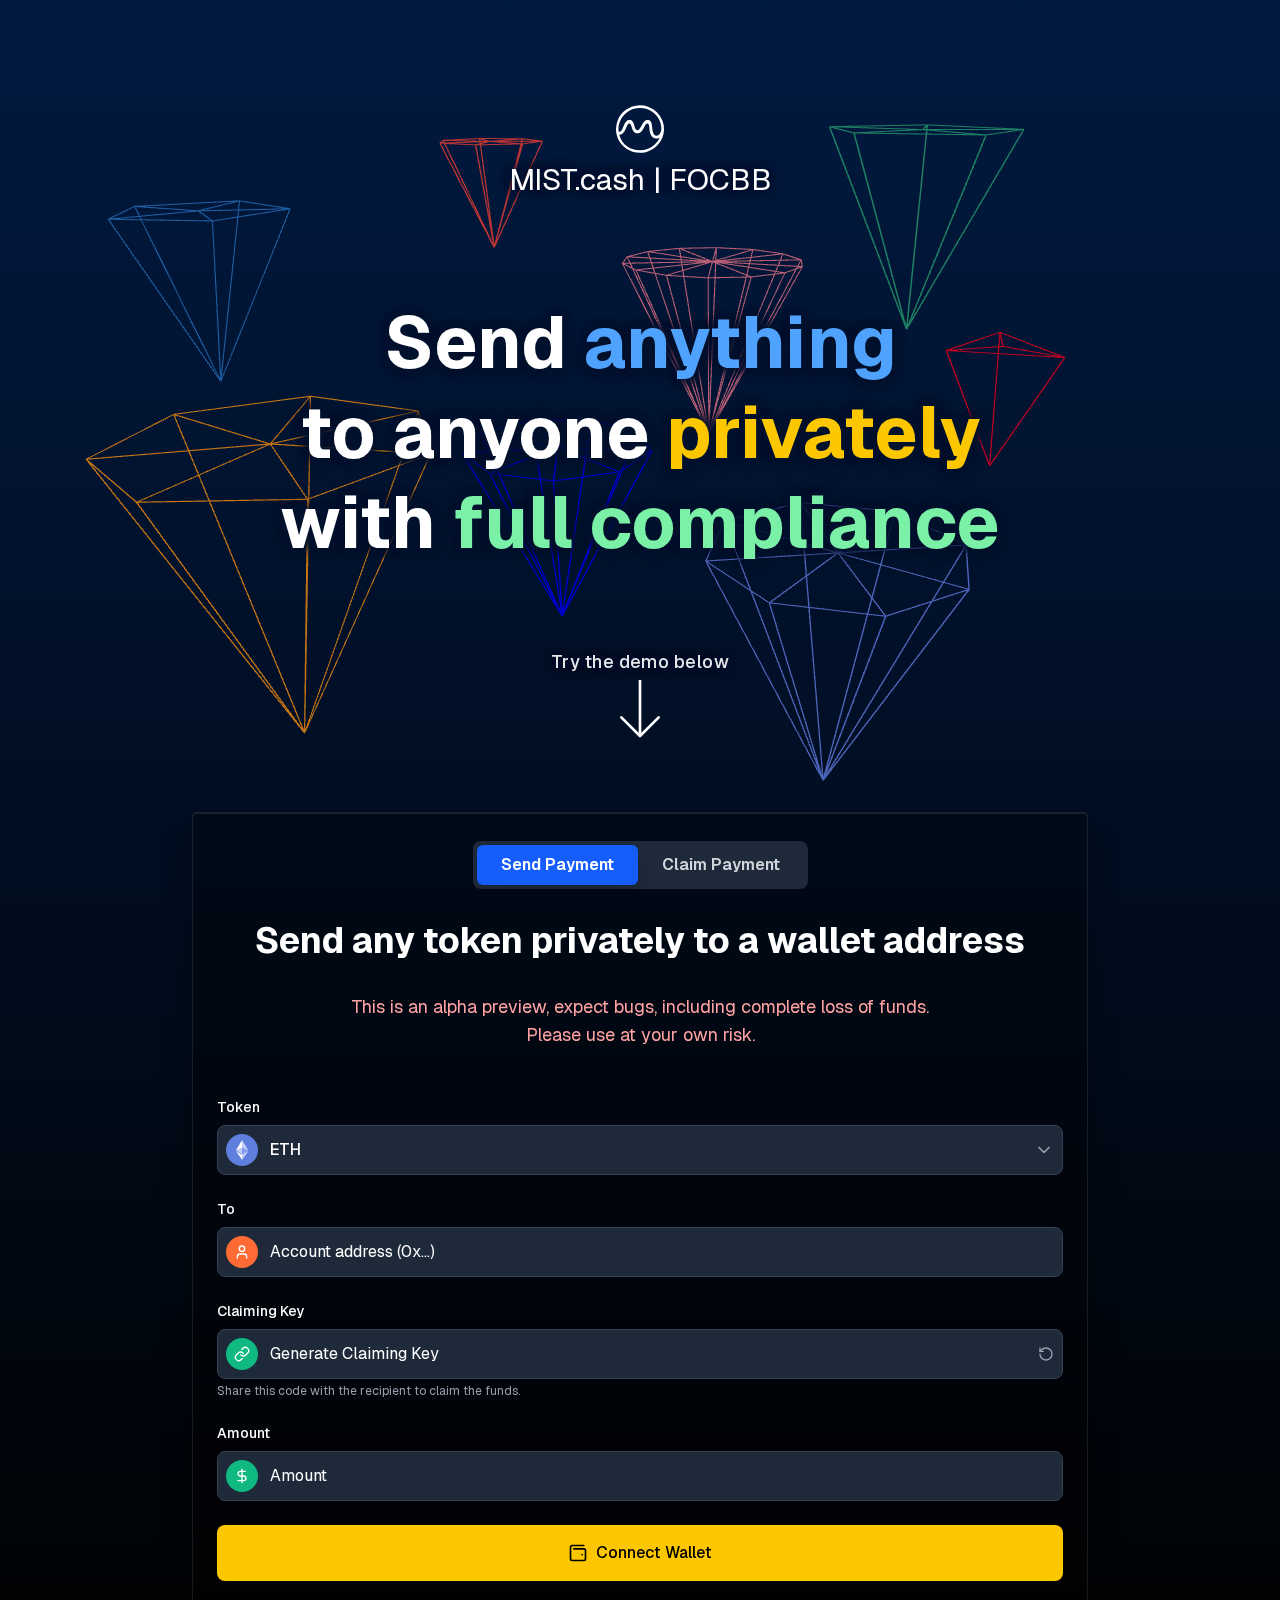
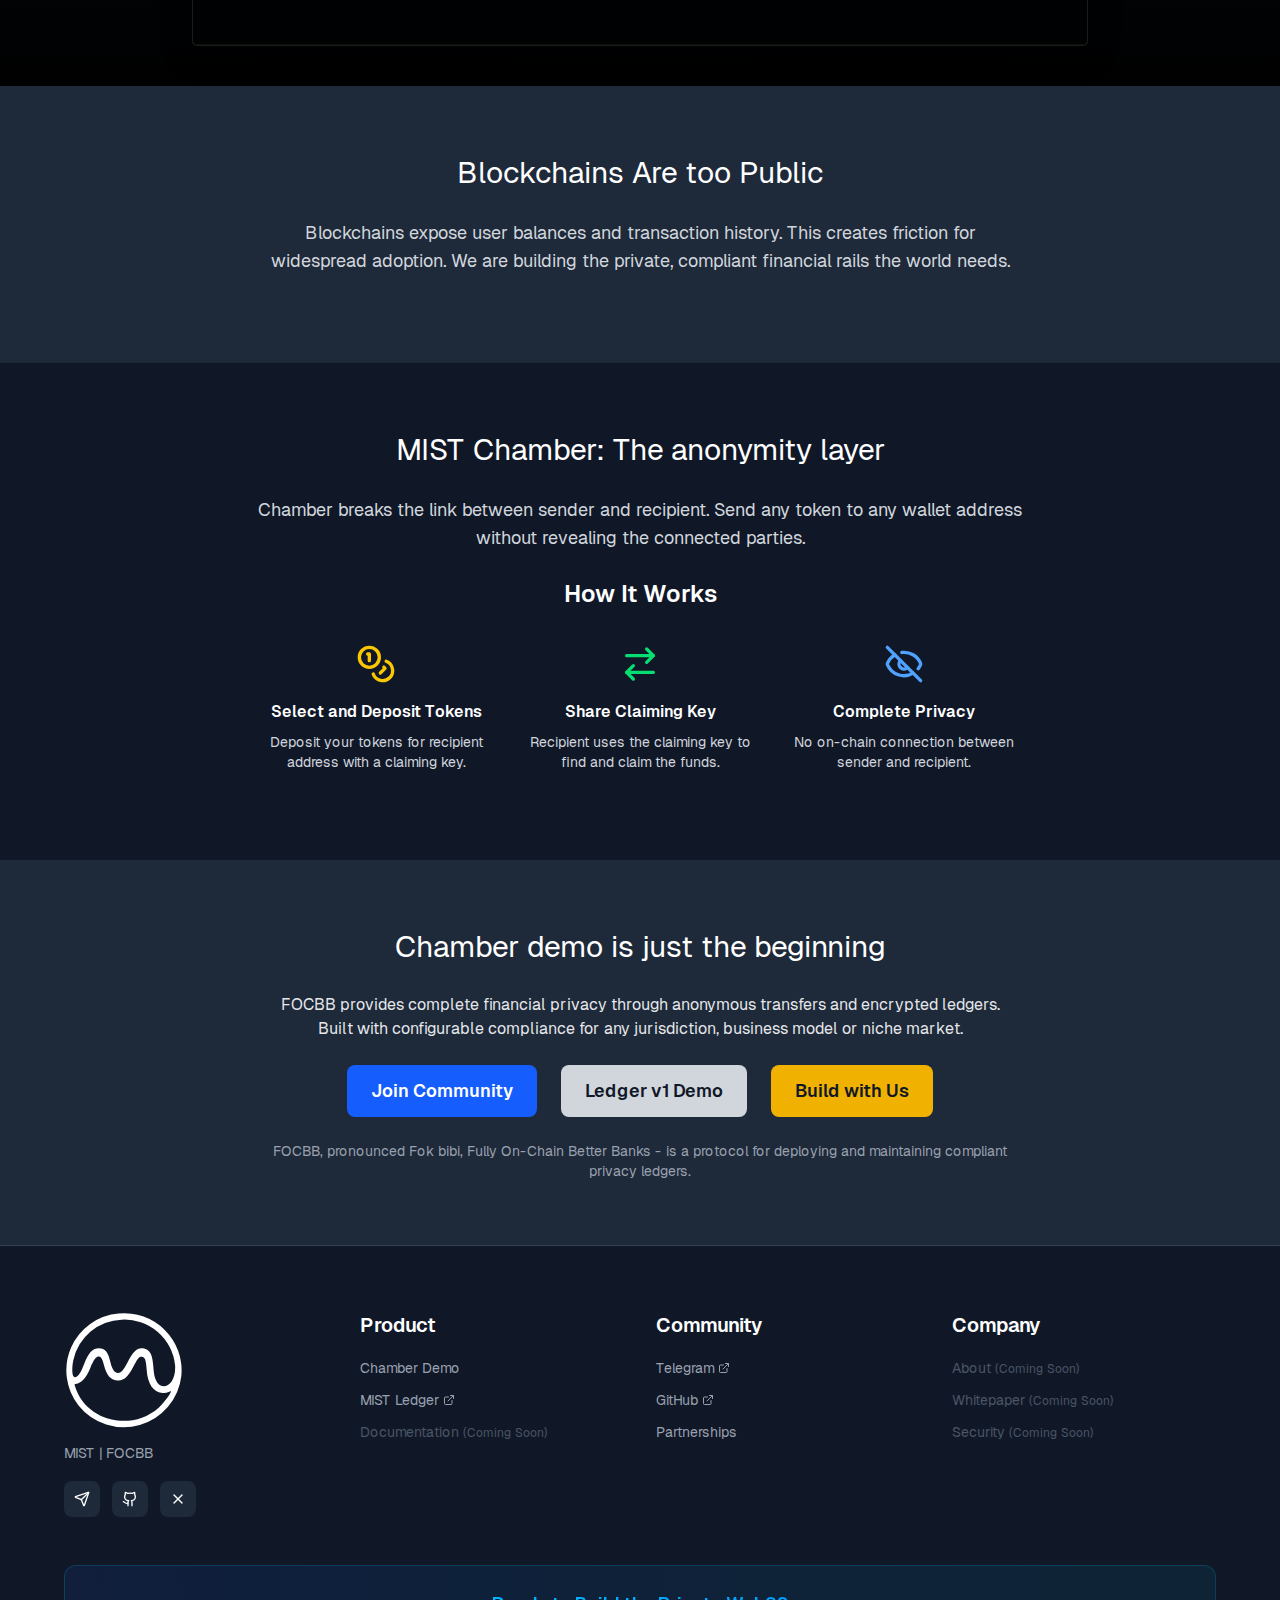
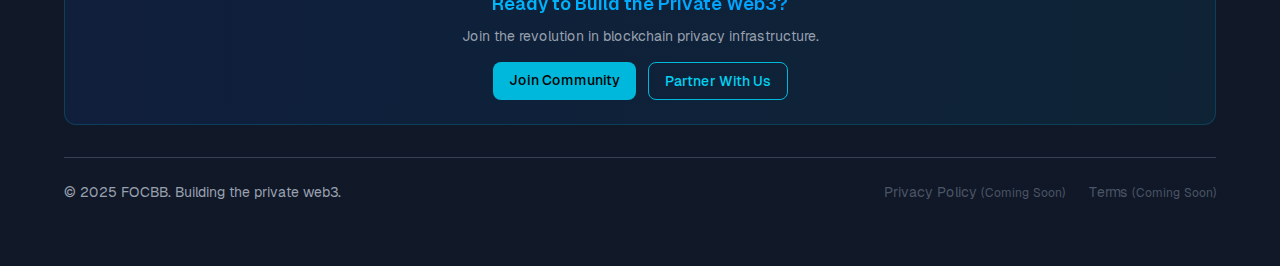
<file: index.html>
<!DOCTYPE html><!--KI36nJz2LhAqoin4JsW0P--><html lang="en"><head><meta charSet="utf-8"/><meta name="viewport" content="width=device-width, initial-scale=1"/><link rel="preload" href="/_next/static/media/569ce4b8f30dc480-s.p.woff2" as="font" crossorigin="" type="font/woff2"/><link rel="preload" href="/_next/static/media/93f479601ee12b01-s.p.woff2" as="font" crossorigin="" type="font/woff2"/><link rel="preload" as="image" href="/mist-logo.svg"/><link rel="stylesheet" href="/_next/static/css/83efa45c6951aa4a.css" data-precedence="next"/><link rel="preload" as="script" fetchPriority="low" href="/_next/static/chunks/webpack-a293335ab5136145.js"/><script src="/_next/static/chunks/ac6b5b68-b018d22482e0cd65.js" async=""></script><script src="/_next/static/chunks/982-14067f3edab89ffb.js" async=""></script><script src="/_next/static/chunks/main-app-3fba27f14d935c5a.js" async=""></script><script src="/_next/static/chunks/cbcf771c-1e1ec67dd34787c7.js" async=""></script><script src="/_next/static/chunks/d2123198-782108cc0b5ee1c9.js" async=""></script><script src="/_next/static/chunks/259c3101-82b9bf217f89e302.js" async=""></script><script src="/_next/static/chunks/94ee99b0-1ac74487054f3e3f.js" async=""></script><script src="/_next/static/chunks/edcd21d8-6f90377a7de6802f.js" async=""></script><script src="/_next/static/chunks/273acdc0-4db5e1c671f92c45.js" async=""></script><script src="/_next/static/chunks/5db2c9f0-03127213e2a1676a.js" async=""></script><script src="/_next/static/chunks/5fbf19b7-bbf3dbd80bed35b6.js" async=""></script><script src="/_next/static/chunks/eabff20e-d10788c496a0058a.js" async=""></script><script src="/_next/static/chunks/254-cc1fc354b224ccfb.js" async=""></script><script src="/_next/static/chunks/287-c14e479d1a7361f9.js" async=""></script><script src="/_next/static/chunks/app/page-930d882d66d66887.js" async=""></script><meta name="next-size-adjust" content=""/><title>MIST - Private compliant transactions</title><meta name="description" content="Cross-chain transfer application"/><script src="/_next/static/chunks/polyfills-42372ed130431b0a.js" noModule=""></script></head><body class="__variable_5cfdac __variable_9a8899 antialiased"><div hidden=""><!--$--><!--/$--></div><div class="font-sans min-h-screen scroll-smooth"><section class="relative min-h-screen flex items-center justify-center bg-black/20 "><div class="relative w-full min-h-screen overflow-hidden flex items-center justify-center"><div class="absolute top-0 left-0 w-full h-full -z-10" style="background:linear-gradient(to bottom, #022152, #020202)"></div><div class="m-auto w-full text-white"><div class="text-center max-w-6xl mx-auto px-4 md:px-8 md:pt-10 lg:pt-16 black-shadow text-xl md:text-2xl lg:text-3xl"><div class="mt-8 md:mt-10 mb-12 md:mb-25"><img alt="Mist logo" width="50" height="50" decoding="async" data-nimg="1" class="mx-auto my-2" style="color:transparent;filter:brightness(0) invert(1)" src="/mist-logo.svg"/>MIST.cash | FOCBB</div><h1 class="text-3xl md:text-5xl lg:text-7xl font-bold text-white mb-6 leading-tight">Send <span class="text-blue-400">anything</span><br/>to anyone <span class="text-yellow-400">privately</span><br/>with <span class="text-green-300">full compliance</span></h1><div class="flex flex-col items-center my-20"><a href="#demo" class="group flex flex-col items-center transition-transform duration-300"><span class="text-white text-lg font-medium tracking-wide opacity-90 transition-opacity duration-500 animate-bounce">Try the demo below</span><div class="relative"><div class="w-24 h-14 flex items-center justify-center transition-colors duration-300"><svg class="mt-4 w-16 h-16 text-white duration-500 animate-bounce" fill="none" stroke="currentColor" viewBox="0 0 24 24"><path stroke-linecap="round" stroke-linejoin="round" stroke-width="1" d="M19 14l-7 7m0 0l-7-7"></path><path class="animate-extend-line" stroke-linecap="round" stroke-linejoin="round" stroke-width="1" d="M12 20V0"></path></svg></div></div></a></div></div><div class="m-2"><section id="demo" class="max-w-4xl mx-auto acrylic lg:mb-10 p-4 md:p-6" style="background-color:rgba(0, 0, 0, 0.3)"><div class="flex justify-center mt-1 mb-8"><div class="bg-gray-800 bg-opacity-60 rounded-lg p-1 flex"><button class="px-6 py-2 rounded-md font-semibold transition-all bg-blue-600 text-white shadow-lg">Send <span class="hidden md:inline">Payment</span></button><button class="px-6 py-2 rounded-md font-semibold transition-all text-gray-300 hover:text-white hover:bg-gray-700">Claim <span class="hidden md:inline">Payment</span></button></div></div><div class="flex justify-center mb-10"><form class="w-full"><h2 class="text-3xl md:text-4xl font-bold text-white text-center mb-8">Send any token privately to a wallet address</h2><p class="text-lg text-red-300 text-center mb-12 max-w-2xl mx-auto">This is an alpha preview, expect bugs, including complete loss of funds.<br/>Please use at your own risk.</p><div class="mb-6"><div class="mb-2"><h3 class="text-white text-sm font-medium">Token</h3></div><div class="relative"><div class="bg-gray-800 rounded-lg p-2 border border-gray-700 flex items-center justify-between cursor-pointer hover:bg-gray-750 transition-colors"><div class="flex items-center gap-3"><div class="w-8 h-8 rounded-full flex items-center justify-center" style="background-color:#5f7edd"><svg viewBox="10 10 180 180" xmlns="http://www.w3.org/2000/svg" id="fi_14446160"><path d="m99.99 127.24-33.6-19.85 33.6 47.36 33.63-47.36z" fill="#fff"></path><path d="m133.6 101.02-33.61 19.86-33.61-19.86 33.61-55.77z" fill="#fff"></path><g fill="#c1ccf7"><path d="m133.6 101.02-33.61-15.28v-40.49z"></path><path d="m133.62 107.39-33.63 47.36v-27.51z"></path><path d="m99.99 85.74v35.14l-33.6-19.86z"></path></g><path d="m133.6 101.02-33.61 19.86v-35.14z" fill="#8198ee"></path></svg></div><span class="text-white font-medium">ETH</span></div><svg xmlns="http://www.w3.org/2000/svg" width="24" height="24" viewBox="0 0 24 24" fill="none" stroke="currentColor" stroke-width="2" stroke-linecap="round" stroke-linejoin="round" class="lucide lucide-chevron-down w-5 h-5 text-gray-400 transition-transform" aria-hidden="true"><path d="m6 9 6 6 6-6"></path></svg></div></div></div><div class="mb-6"><div class="mb-2"><h3 class="text-white text-sm font-medium">To</h3></div><div class="bg-gray-800 rounded-lg p-2 border border-gray-700 flex items-center gap-3"><div class="w-8 h-8 rounded-full flex items-center justify-center" style="background-color:#FF6B35"><svg xmlns="http://www.w3.org/2000/svg" width="24" height="24" viewBox="0 0 24 24" fill="none" stroke="currentColor" stroke-width="2" stroke-linecap="round" stroke-linejoin="round" class="lucide lucide-user w-4 h-4 text-white" aria-hidden="true"><path d="M19 21v-2a4 4 0 0 0-4-4H9a4 4 0 0 0-4 4v2"></path><circle cx="12" cy="7" r="4"></circle></svg></div><input type="text" class="flex-1 bg-transparent text-white font-sm outline-none placeholder-gray-400" required="" placeholder="Account address (0x...)" value=""/></div></div><div class="mb-6"><div class="mb-2"><h3 class="text-white text-sm font-medium">Claiming Key</h3></div><div class="bg-gray-800 rounded-lg p-2 border border-gray-700 flex items-center gap-3"><div class="w-8 h-8 rounded-full flex items-center justify-center" style="background-color:#10B981"><svg xmlns="http://www.w3.org/2000/svg" width="24" height="24" viewBox="0 0 24 24" fill="none" stroke="currentColor" stroke-width="2" stroke-linecap="round" stroke-linejoin="round" class="lucide lucide-link w-4 h-4 text-white" aria-hidden="true"><path d="M10 13a5 5 0 0 0 7.54.54l3-3a5 5 0 0 0-7.07-7.07l-1.72 1.71"></path><path d="M14 11a5 5 0 0 0-7.54-.54l-3 3a5 5 0 0 0 7.07 7.07l1.71-1.71"></path></svg></div><input type="text" class="flex-1 bg-transparent text-white font-sm outline-none placeholder-gray-400" required="" placeholder="Generate Claiming Key" value=""/><button type="button" class="text-gray-400 hover:text-white transition-colors"><svg xmlns="http://www.w3.org/2000/svg" width="24" height="24" viewBox="0 0 24 24" fill="none" stroke="currentColor" stroke-width="2" stroke-linecap="round" stroke-linejoin="round" class="lucide lucide-rotate-ccw w-4 h-4" aria-hidden="true"><path d="M3 12a9 9 0 1 0 9-9 9.75 9.75 0 0 0-6.74 2.74L3 8"></path><path d="M3 3v5h5"></path></svg></button></div><p class="text-gray-400 text-xs mt-1">Share this code with the recipient to claim the funds.</p></div><div class="mb-6"><div class="mb-2"><h3 class="text-white text-sm font-medium">Amount</h3></div><div class="bg-gray-800 rounded-lg p-2 border border-gray-700 flex items-center gap-3"><div class="w-8 h-8 rounded-full flex items-center justify-center" style="background-color:#10B981"><svg xmlns="http://www.w3.org/2000/svg" width="24" height="24" viewBox="0 0 24 24" fill="none" stroke="currentColor" stroke-width="2" stroke-linecap="round" stroke-linejoin="round" class="lucide lucide-dollar-sign w-4 h-4 text-white" aria-hidden="true"><line x1="12" x2="12" y1="2" y2="22"></line><path d="M17 5H9.5a3.5 3.5 0 0 0 0 7h5a3.5 3.5 0 0 1 0 7H6"></path></svg></div><input type="number" class="flex-1 bg-transparent text-white font-sm outline-none placeholder-gray-400" required="" placeholder="Amount" step="1" value=""/></div></div><div><button class="cursor-pointer w-full py-4 px-6 rounded-lg font-medium transition-colors flex items-center justify-center gap-2 bg-yellow-400 text-black hover:bg-yellow-500 "><svg xmlns="http://www.w3.org/2000/svg" width="24" height="24" viewBox="0 0 24 24" fill="none" stroke="currentColor" stroke-width="2" stroke-linecap="round" stroke-linejoin="round" class="lucide lucide-wallet-minimal w-5 h-5" aria-hidden="true"><path d="M17 14h.01"></path><path d="M7 7h12a2 2 0 0 1 2 2v10a2 2 0 0 1-2 2H5a2 2 0 0 1-2-2V5a2 2 0 0 1 2-2h14"></path></svg>Connect Wallet</button></div></form></div></section></div></div></div></section><section class="py-16 px-4 md:px-6 bg-gray-800 bg-opacity-80"><div class="max-w-3xl mx-auto text-center"><h2 class="text-white mb-6">Blockchains Are too Public</h2><p class="text-lg text-gray-300 mb-6">Blockchains expose user balances and transaction history. This creates friction for widespread adoption. We are building the private, compliant financial rails the world needs.</p></div></section><section class="py-16 px-4 md:px-6 bg-gray-900 bg-opacity-70"><div class="max-w-3xl mx-auto text-center"><h2 class="text-white mb-6">MIST Chamber: The anonymity layer</h2><p class="text-lg text-gray-300 mb-6">Chamber breaks the link between sender and recipient. Send any token to any wallet address without revealing the connected parties.</p><h3 class="font-semibold text-white mb-8">How It Works</h3><div class="grid grid-cols-1 md:grid-cols-3 gap-6 mb-6"><div class="flex flex-col items-center"><svg xmlns="http://www.w3.org/2000/svg" width="24" height="24" viewBox="0 0 24 24" fill="none" stroke="currentColor" stroke-width="2" stroke-linecap="round" stroke-linejoin="round" class="lucide lucide-coins w-10 h-10 text-yellow-400 mb-2" aria-hidden="true"><circle cx="8" cy="8" r="6"></circle><path d="M18.09 10.37A6 6 0 1 1 10.34 18"></path><path d="M7 6h1v4"></path><path d="m16.71 13.88.7.71-2.82 2.82"></path></svg><span class="font-semibold my-2 text-white">Select and Deposit Tokens</span><span class="text-gray-300 text-sm">Deposit your tokens for recipient address with a claiming key.</span></div><div class="flex flex-col items-center"><svg xmlns="http://www.w3.org/2000/svg" width="24" height="24" viewBox="0 0 24 24" fill="none" stroke="currentColor" stroke-width="2" stroke-linecap="round" stroke-linejoin="round" class="lucide lucide-arrow-right-left w-10 h-10 text-green-400 mb-2" aria-hidden="true"><path d="m16 3 4 4-4 4"></path><path d="M20 7H4"></path><path d="m8 21-4-4 4-4"></path><path d="M4 17h16"></path></svg><span class="font-semibold my-2 text-white">Share Claiming Key</span><span class="text-gray-300 text-sm">Recipient uses the claiming key to find and claim the funds.</span></div><div class="flex flex-col items-center"><svg xmlns="http://www.w3.org/2000/svg" width="24" height="24" viewBox="0 0 24 24" fill="none" stroke="currentColor" stroke-width="2" stroke-linecap="round" stroke-linejoin="round" class="lucide lucide-eye-off w-10 h-10 text-blue-400 mb-2" aria-hidden="true"><path d="M10.733 5.076a10.744 10.744 0 0 1 11.205 6.575 1 1 0 0 1 0 .696 10.747 10.747 0 0 1-1.444 2.49"></path><path d="M14.084 14.158a3 3 0 0 1-4.242-4.242"></path><path d="M17.479 17.499a10.75 10.75 0 0 1-15.417-5.151 1 1 0 0 1 0-.696 10.75 10.75 0 0 1 4.446-5.143"></path><path d="m2 2 20 20"></path></svg><span class="font-semibold my-2 text-white">Complete Privacy</span><span class="text-gray-300 text-sm">No on-chain connection between sender and recipient.</span></div></div></div></section><section class="py-16 px-4 md:px-6 bg-gray-800 bg-opacity-70"><div class="max-w-3xl mx-auto text-center"><h2 class="text-white mb-6">Chamber demo is just the beginning</h2><p class="text-gray-200 mb-6">FOCBB provides complete financial privacy through anonymous transfers and encrypted ledgers. <br class="hidden md:block"/>Built with configurable compliance for any jurisdiction, business model or niche market.</p><div class="flex flex-col md:flex-row gap-6 justify-center mb-6"><a target="_blank" class="bg-blue-600 hover:bg-blue-700 text-white px-6 py-3 rounded-lg font-semibold text-lg transition-colors" href="https://t.me/+IopcODWeG7wxZDhl">Join Community</a><a target="_blank" class="bg-gray-300 hover:bg-gray-200 text-gray-900 px-6 py-3 rounded-lg font-semibold text-lg transition-colors" href="https://shhtarknet.github.io/mist">Ledger v1 Demo</a><a class="bg-yellow-500 hover:bg-yellow-600 text-gray-900 px-6 py-3 rounded-lg font-semibold text-lg transition-colors" href="mailto:partner@mist.cash">Build with Us</a></div><p class="text-sm text-gray-400 mt-4">FOCBB, pronounced Fok bibi, Fully On-Chain Better Banks - is a protocol for deploying and maintaining compliant privacy ledgers.</p></div></section><footer class="py-16 px-4 md:px-8 bg-gray-900 bg-gradient-to-b from-gray-900/50 to-gray-900 border-t border-gray-700"><div class="max-w-6xl mx-auto"><div class="grid grid-cols-1 md:grid-cols-2 lg:grid-cols-4 gap-8 mb-12"><div class="lg:col-span-1"><div class="mb-4"><img alt="Mist logo" loading="lazy" width="120" height="24" decoding="async" data-nimg="1" class="mb-3 brightness-0 invert" style="color:transparent" src="/mist-logo.svg"/><p class="text-gray-400 text-sm leading-relaxed">MIST | FOCBB</p></div><div class="flex space-x-3"><a href="https://t.me/+IopcODWeG7wxZDhl" target="_blank" rel="noopener noreferrer" class="w-9 h-9 bg-gray-800 hover:bg-gradient-to-r hover:from-cyan-500 hover:to-blue-500 rounded-lg flex items-center justify-center transition-all duration-300 hover:-translate-y-0.5"><svg xmlns="http://www.w3.org/2000/svg" width="24" height="24" viewBox="0 0 24 24" fill="none" stroke="currentColor" stroke-width="2" stroke-linecap="round" stroke-linejoin="round" class="lucide lucide-send w-4 h-4 text-white" aria-hidden="true"><path d="M14.536 21.686a.5.5 0 0 0 .937-.024l6.5-19a.496.496 0 0 0-.635-.635l-19 6.5a.5.5 0 0 0-.024.937l7.93 3.18a2 2 0 0 1 1.112 1.11z"></path><path d="m21.854 2.147-10.94 10.939"></path></svg></a><a href="https://github.com/mistcash" target="_blank" rel="noopener noreferrer" class="w-9 h-9 bg-gray-800 hover:bg-gradient-to-r hover:from-cyan-500 hover:to-blue-500 rounded-lg flex items-center justify-center transition-all duration-300 hover:-translate-y-0.5"><svg xmlns="http://www.w3.org/2000/svg" width="24" height="24" viewBox="0 0 24 24" fill="none" stroke="currentColor" stroke-width="2" stroke-linecap="round" stroke-linejoin="round" class="lucide lucide-github w-4 h-4 text-white" aria-hidden="true"><path d="M15 22v-4a4.8 4.8 0 0 0-1-3.5c3 0 6-2 6-5.5.08-1.25-.27-2.48-1-3.5.28-1.15.28-2.35 0-3.5 0 0-1 0-3 1.5-2.64-.5-5.36-.5-8 0C6 2 5 2 5 2c-.3 1.15-.3 2.35 0 3.5A5.403 5.403 0 0 0 4 9c0 3.5 3 5.5 6 5.5-.39.49-.68 1.05-.85 1.65-.17.6-.22 1.23-.15 1.85v4"></path><path d="M9 18c-4.51 2-5-2-7-2"></path></svg></a><a href="https://x.com/_mistcash" target="_blank" rel="noopener noreferrer" class="w-9 h-9 bg-gray-800 hover:bg-gradient-to-r hover:from-cyan-500 hover:to-blue-500 rounded-lg flex items-center justify-center transition-all duration-300 hover:-translate-y-0.5"><svg xmlns="http://www.w3.org/2000/svg" width="24" height="24" viewBox="0 0 24 24" fill="none" stroke="currentColor" stroke-width="2" stroke-linecap="round" stroke-linejoin="round" class="lucide lucide-x w-4 h-4 text-white" aria-hidden="true"><path d="M18 6 6 18"></path><path d="m6 6 12 12"></path></svg></a></div></div><div><h4 class="text-white font-semibold mb-4">Product</h4><ul class="space-y-2"><li><a class="text-gray-400 hover:text-cyan-400 text-sm transition-colors" href="/#demo">Chamber Demo</a></li><li><a href="https://shhtarknet.github.io/mist" target="_blank" rel="noopener noreferrer" class="text-gray-400 hover:text-cyan-400 text-sm transition-colors inline-flex items-center gap-1">MIST Ledger<svg xmlns="http://www.w3.org/2000/svg" width="24" height="24" viewBox="0 0 24 24" fill="none" stroke="currentColor" stroke-width="2" stroke-linecap="round" stroke-linejoin="round" class="lucide lucide-external-link w-3 h-3" aria-hidden="true"><path d="M15 3h6v6"></path><path d="M10 14 21 3"></path><path d="M18 13v6a2 2 0 0 1-2 2H5a2 2 0 0 1-2-2V8a2 2 0 0 1 2-2h6"></path></svg></a></li><li><span class="text-gray-600 text-sm">Documentation <span class="text-xs">(Coming Soon)</span></span></li></ul></div><div><h4 class="text-white font-semibold mb-4">Community</h4><ul class="space-y-2"><li><a href="https://t.me/+IopcODWeG7wxZDhl" target="_blank" rel="noopener noreferrer" class="text-gray-400 hover:text-cyan-400 text-sm transition-colors inline-flex items-center gap-1">Telegram<svg xmlns="http://www.w3.org/2000/svg" width="24" height="24" viewBox="0 0 24 24" fill="none" stroke="currentColor" stroke-width="2" stroke-linecap="round" stroke-linejoin="round" class="lucide lucide-external-link w-3 h-3" aria-hidden="true"><path d="M15 3h6v6"></path><path d="M10 14 21 3"></path><path d="M18 13v6a2 2 0 0 1-2 2H5a2 2 0 0 1-2-2V8a2 2 0 0 1 2-2h6"></path></svg></a></li><li><a href="https://github.com/mistcash" target="_blank" rel="noopener noreferrer" class="text-gray-400 hover:text-cyan-400 text-sm transition-colors inline-flex items-center gap-1">GitHub<svg xmlns="http://www.w3.org/2000/svg" width="24" height="24" viewBox="0 0 24 24" fill="none" stroke="currentColor" stroke-width="2" stroke-linecap="round" stroke-linejoin="round" class="lucide lucide-external-link w-3 h-3" aria-hidden="true"><path d="M15 3h6v6"></path><path d="M10 14 21 3"></path><path d="M18 13v6a2 2 0 0 1-2 2H5a2 2 0 0 1-2-2V8a2 2 0 0 1 2-2h6"></path></svg></a></li><li><a href="mailto:partner@mist.cash" class="text-gray-400 hover:text-cyan-400 text-sm transition-colors">Partnerships</a></li></ul></div><div><h4 class="text-white font-semibold mb-4">Company</h4><ul class="space-y-2"><li><span class="text-gray-600 text-sm">About <span class="text-xs">(Coming Soon)</span></span></li><li><span class="text-gray-600 text-sm">Whitepaper <span class="text-xs">(Coming Soon)</span></span></li><li><span class="text-gray-600 text-sm">Security <span class="text-xs">(Coming Soon)</span></span></li></ul></div></div><div class="bg-gradient-to-r from-blue-600/10 to-cyan-600/10 border border-cyan-500/20 rounded-xl p-6 mb-8 text-center"><h3 class="text-lg font-semibold bg-gradient-to-r from-cyan-400 to-blue-500 bg-clip-text text-transparent mb-2">Ready to Build the Private Web3?</h3><p class="text-gray-400 text-sm mb-4">Join the revolution in blockchain privacy infrastructure.</p><div class="flex flex-col sm:flex-row gap-3 justify-center"><a href="https://t.me/+IopcODWeG7wxZDhl" target="_blank" rel="noopener noreferrer" class="bg-cyan-500 hover:bg-cyan-600 text-black px-4 py-2 rounded-lg font-medium text-sm transition-colors">Join Community</a><a href="mailto:partner@mist.cash" class="border border-cyan-500 text-cyan-400 hover:bg-cyan-500/10 px-4 py-2 rounded-lg font-medium text-sm transition-colors">Partner With Us</a></div></div><div class="pt-6 border-t border-gray-700"><div class="flex flex-col md:flex-row justify-between items-center"><div class="mb-4 md:mb-0"><p class="text-gray-400 text-sm">© 2025 FOCBB. Building the private web3.</p></div><div class="flex space-x-6"><span class="text-gray-600 text-sm">Privacy Policy <span class="text-xs">(Coming Soon)</span></span><span class="text-gray-600 text-sm">Terms <span class="text-xs">(Coming Soon)</span></span></div></div></div></div></footer></div><!--$--><!--/$--><script src="/_next/static/chunks/webpack-a293335ab5136145.js" id="_R_" async=""></script><script>(self.__next_f=self.__next_f||[]).push([0])</script><script>self.__next_f.push([1,"1:\"$Sreact.fragment\"\n2:I[2760,[],\"\"]\n3:I[5678,[],\"\"]\n4:I[5381,[],\"ClientPageRoot\"]\n5:I[2435,[\"261\",\"static/chunks/cbcf771c-1e1ec67dd34787c7.js\",\"663\",\"static/chunks/d2123198-782108cc0b5ee1c9.js\",\"545\",\"static/chunks/259c3101-82b9bf217f89e302.js\",\"778\",\"static/chunks/94ee99b0-1ac74487054f3e3f.js\",\"14\",\"static/chunks/edcd21d8-6f90377a7de6802f.js\",\"346\",\"static/chunks/273acdc0-4db5e1c671f92c45.js\",\"506\",\"static/chunks/5db2c9f0-03127213e2a1676a.js\",\"57\",\"static/chunks/5fbf19b7-bbf3dbd80bed35b6.js\",\"668\",\"static/chunks/eabff20e-d10788c496a0058a.js\",\"254\",\"static/chunks/254-cc1fc354b224ccfb.js\",\"287\",\"static/chunks/287-c14e479d1a7361f9.js\",\"974\",\"static/chunks/app/page-930d882d66d66887.js\"],\"default\"]\n8:I[9080,[],\"OutletBoundary\"]\na:I[5824,[],\"AsyncMetadataOutlet\"]\nc:I[9080,[],\"ViewportBoundary\"]\ne:I[9080,[],\"MetadataBoundary\"]\nf:\"$Sreact.suspense\"\n11:I[7076,[],\"\"]\n:HL[\"/_next/static/media/569ce4b8f30dc480-s.p.woff2\",\"font\",{\"crossOrigin\":\"\",\"type\":\"font/woff2\"}]\n:HL[\"/_next/static/media/93f479601ee12b01-s.p.woff2\",\"font\",{\"crossOrigin\":\"\",\"type\":\"font/woff2\"}]\n:HL[\"/_next/static/css/83efa45c6951aa4a.css\",\"style\"]\n"])</script><script>self.__next_f.push([1,"0:{\"P\":null,\"b\":\"KI36nJz2LhAqoin4JsW0P\",\"p\":\"\",\"c\":[\"\",\"\"],\"i\":false,\"f\":[[[\"\",{\"children\":[\"__PAGE__\",{}]},\"$undefined\",\"$undefined\",true],[\"\",[\"$\",\"$1\",\"c\",{\"children\":[[[\"$\",\"link\",\"0\",{\"rel\":\"stylesheet\",\"href\":\"/_next/static/css/83efa45c6951aa4a.css\",\"precedence\":\"next\",\"crossOrigin\":\"$undefined\",\"nonce\":\"$undefined\"}]],[\"$\",\"html\",null,{\"lang\":\"en\",\"children\":[\"$\",\"body\",null,{\"className\":\"__variable_5cfdac __variable_9a8899 antialiased\",\"children\":[\"$\",\"$L2\",null,{\"parallelRouterKey\":\"children\",\"error\":\"$undefined\",\"errorStyles\":\"$undefined\",\"errorScripts\":\"$undefined\",\"template\":[\"$\",\"$L3\",null,{}],\"templateStyles\":\"$undefined\",\"templateScripts\":\"$undefined\",\"notFound\":[[[\"$\",\"title\",null,{\"children\":\"404: This page could not be found.\"}],[\"$\",\"div\",null,{\"style\":{\"fontFamily\":\"system-ui,\\\"Segoe UI\\\",Roboto,Helvetica,Arial,sans-serif,\\\"Apple Color Emoji\\\",\\\"Segoe UI Emoji\\\"\",\"height\":\"100vh\",\"textAlign\":\"center\",\"display\":\"flex\",\"flexDirection\":\"column\",\"alignItems\":\"center\",\"justifyContent\":\"center\"},\"children\":[\"$\",\"div\",null,{\"children\":[[\"$\",\"style\",null,{\"dangerouslySetInnerHTML\":{\"__html\":\"body{color:#000;background:#fff;margin:0}.next-error-h1{border-right:1px solid rgba(0,0,0,.3)}@media (prefers-color-scheme:dark){body{color:#fff;background:#000}.next-error-h1{border-right:1px solid rgba(255,255,255,.3)}}\"}}],[\"$\",\"h1\",null,{\"className\":\"next-error-h1\",\"style\":{\"display\":\"inline-block\",\"margin\":\"0 20px 0 0\",\"padding\":\"0 23px 0 0\",\"fontSize\":24,\"fontWeight\":500,\"verticalAlign\":\"top\",\"lineHeight\":\"49px\"},\"children\":404}],[\"$\",\"div\",null,{\"style\":{\"display\":\"inline-block\"},\"children\":[\"$\",\"h2\",null,{\"style\":{\"fontSize\":14,\"fontWeight\":400,\"lineHeight\":\"49px\",\"margin\":0},\"children\":\"This page could not be found.\"}]}]]}]}]],[]],\"forbidden\":\"$undefined\",\"unauthorized\":\"$undefined\"}]}]}]]}],{\"children\":[\"__PAGE__\",[\"$\",\"$1\",\"c\",{\"children\":[[\"$\",\"$L4\",null,{\"Component\":\"$5\",\"searchParams\":{},\"params\":{},\"promises\":[\"$@6\",\"$@7\"]}],null,[\"$\",\"$L8\",null,{\"children\":[\"$L9\",[\"$\",\"$La\",null,{\"promise\":\"$@b\"}]]}]]}],{},null,false]},null,false],[\"$\",\"$1\",\"h\",{\"children\":[null,[[\"$\",\"$Lc\",null,{\"children\":\"$Ld\"}],[\"$\",\"meta\",null,{\"name\":\"next-size-adjust\",\"content\":\"\"}]],[\"$\",\"$Le\",null,{\"children\":[\"$\",\"div\",null,{\"hidden\":true,\"children\":[\"$\",\"$f\",null,{\"fallback\":null,\"children\":\"$L10\"}]}]}]]}],false]],\"m\":\"$undefined\",\"G\":[\"$11\",[]],\"s\":false,\"S\":true}\n"])</script><script>self.__next_f.push([1,"6:{}\n7:\"$0:f:0:1:2:children:1:props:children:0:props:params\"\n"])</script><script>self.__next_f.push([1,"d:[[\"$\",\"meta\",\"0\",{\"charSet\":\"utf-8\"}],[\"$\",\"meta\",\"1\",{\"name\":\"viewport\",\"content\":\"width=device-width, initial-scale=1\"}]]\n9:null\n"])</script><script>self.__next_f.push([1,"b:{\"metadata\":[[\"$\",\"title\",\"0\",{\"children\":\"MIST - Private compliant transactions\"}],[\"$\",\"meta\",\"1\",{\"name\":\"description\",\"content\":\"Cross-chain transfer application\"}]],\"error\":null,\"digest\":\"$undefined\"}\n"])</script><script>self.__next_f.push([1,"10:\"$b:metadata\"\n"])</script></body></html>
</file>
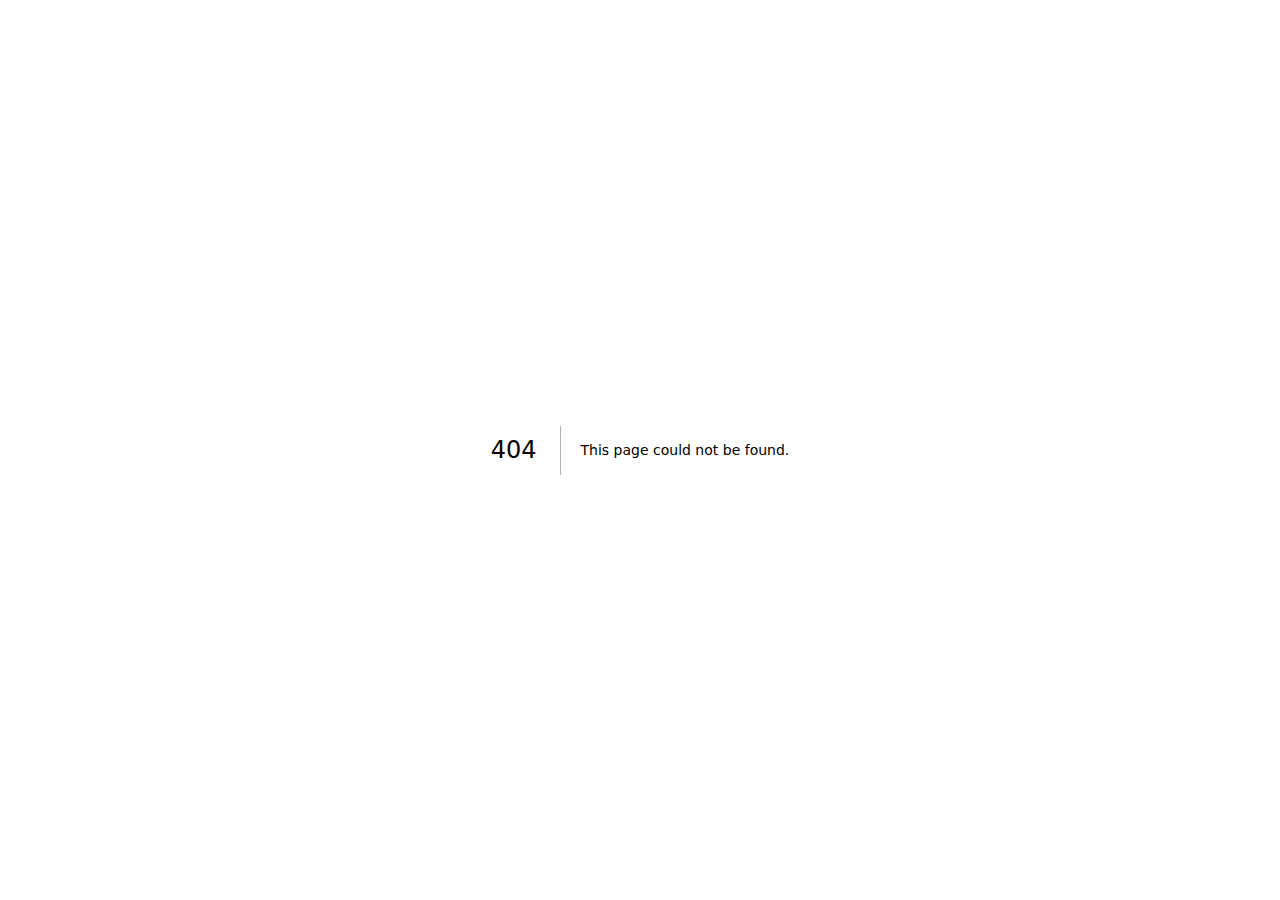
<file: 404/index.html>
<!DOCTYPE html><!--KI36nJz2LhAqoin4JsW0P--><html lang="en"><head><meta charSet="utf-8"/><meta name="viewport" content="width=device-width, initial-scale=1"/><link rel="preload" href="/_next/static/media/569ce4b8f30dc480-s.p.woff2" as="font" crossorigin="" type="font/woff2"/><link rel="preload" href="/_next/static/media/93f479601ee12b01-s.p.woff2" as="font" crossorigin="" type="font/woff2"/><link rel="stylesheet" href="/_next/static/css/83efa45c6951aa4a.css" data-precedence="next"/><link rel="preload" as="script" fetchPriority="low" href="/_next/static/chunks/webpack-a293335ab5136145.js"/><script src="/_next/static/chunks/ac6b5b68-b018d22482e0cd65.js" async=""></script><script src="/_next/static/chunks/982-14067f3edab89ffb.js" async=""></script><script src="/_next/static/chunks/main-app-3fba27f14d935c5a.js" async=""></script><meta name="robots" content="noindex"/><meta name="next-size-adjust" content=""/><title>404: This page could not be found.</title><title>MIST - Private compliant transactions</title><meta name="description" content="Cross-chain transfer application"/><script src="/_next/static/chunks/polyfills-42372ed130431b0a.js" noModule=""></script></head><body class="__variable_5cfdac __variable_9a8899 antialiased"><div hidden=""><!--$--><!--/$--></div><div style="font-family:system-ui,&quot;Segoe UI&quot;,Roboto,Helvetica,Arial,sans-serif,&quot;Apple Color Emoji&quot;,&quot;Segoe UI Emoji&quot;;height:100vh;text-align:center;display:flex;flex-direction:column;align-items:center;justify-content:center"><div><style>body{color:#000;background:#fff;margin:0}.next-error-h1{border-right:1px solid rgba(0,0,0,.3)}@media (prefers-color-scheme:dark){body{color:#fff;background:#000}.next-error-h1{border-right:1px solid rgba(255,255,255,.3)}}</style><h1 class="next-error-h1" style="display:inline-block;margin:0 20px 0 0;padding:0 23px 0 0;font-size:24px;font-weight:500;vertical-align:top;line-height:49px">404</h1><div style="display:inline-block"><h2 style="font-size:14px;font-weight:400;line-height:49px;margin:0">This page could not be found.</h2></div></div></div><!--$--><!--/$--><script src="/_next/static/chunks/webpack-a293335ab5136145.js" id="_R_" async=""></script><script>(self.__next_f=self.__next_f||[]).push([0])</script><script>self.__next_f.push([1,"1:\"$Sreact.fragment\"\n2:I[2760,[],\"\"]\n3:I[5678,[],\"\"]\n4:I[9080,[],\"OutletBoundary\"]\n6:I[5824,[],\"AsyncMetadataOutlet\"]\n8:I[9080,[],\"ViewportBoundary\"]\na:I[9080,[],\"MetadataBoundary\"]\nb:\"$Sreact.suspense\"\nd:I[7076,[],\"\"]\n:HL[\"/_next/static/media/569ce4b8f30dc480-s.p.woff2\",\"font\",{\"crossOrigin\":\"\",\"type\":\"font/woff2\"}]\n:HL[\"/_next/static/media/93f479601ee12b01-s.p.woff2\",\"font\",{\"crossOrigin\":\"\",\"type\":\"font/woff2\"}]\n:HL[\"/_next/static/css/83efa45c6951aa4a.css\",\"style\"]\n"])</script><script>self.__next_f.push([1,"0:{\"P\":null,\"b\":\"KI36nJz2LhAqoin4JsW0P\",\"p\":\"\",\"c\":[\"\",\"_not-found\",\"\"],\"i\":false,\"f\":[[[\"\",{\"children\":[\"/_not-found\",{\"children\":[\"__PAGE__\",{}]}]},\"$undefined\",\"$undefined\",true],[\"\",[\"$\",\"$1\",\"c\",{\"children\":[[[\"$\",\"link\",\"0\",{\"rel\":\"stylesheet\",\"href\":\"/_next/static/css/83efa45c6951aa4a.css\",\"precedence\":\"next\",\"crossOrigin\":\"$undefined\",\"nonce\":\"$undefined\"}]],[\"$\",\"html\",null,{\"lang\":\"en\",\"children\":[\"$\",\"body\",null,{\"className\":\"__variable_5cfdac __variable_9a8899 antialiased\",\"children\":[\"$\",\"$L2\",null,{\"parallelRouterKey\":\"children\",\"error\":\"$undefined\",\"errorStyles\":\"$undefined\",\"errorScripts\":\"$undefined\",\"template\":[\"$\",\"$L3\",null,{}],\"templateStyles\":\"$undefined\",\"templateScripts\":\"$undefined\",\"notFound\":\"$undefined\",\"forbidden\":\"$undefined\",\"unauthorized\":\"$undefined\"}]}]}]]}],{\"children\":[\"/_not-found\",[\"$\",\"$1\",\"c\",{\"children\":[null,[\"$\",\"$L2\",null,{\"parallelRouterKey\":\"children\",\"error\":\"$undefined\",\"errorStyles\":\"$undefined\",\"errorScripts\":\"$undefined\",\"template\":[\"$\",\"$L3\",null,{}],\"templateStyles\":\"$undefined\",\"templateScripts\":\"$undefined\",\"notFound\":\"$undefined\",\"forbidden\":\"$undefined\",\"unauthorized\":\"$undefined\"}]]}],{\"children\":[\"__PAGE__\",[\"$\",\"$1\",\"c\",{\"children\":[[[\"$\",\"title\",null,{\"children\":\"404: This page could not be found.\"}],[\"$\",\"div\",null,{\"style\":{\"fontFamily\":\"system-ui,\\\"Segoe UI\\\",Roboto,Helvetica,Arial,sans-serif,\\\"Apple Color Emoji\\\",\\\"Segoe UI Emoji\\\"\",\"height\":\"100vh\",\"textAlign\":\"center\",\"display\":\"flex\",\"flexDirection\":\"column\",\"alignItems\":\"center\",\"justifyContent\":\"center\"},\"children\":[\"$\",\"div\",null,{\"children\":[[\"$\",\"style\",null,{\"dangerouslySetInnerHTML\":{\"__html\":\"body{color:#000;background:#fff;margin:0}.next-error-h1{border-right:1px solid rgba(0,0,0,.3)}@media (prefers-color-scheme:dark){body{color:#fff;background:#000}.next-error-h1{border-right:1px solid rgba(255,255,255,.3)}}\"}}],[\"$\",\"h1\",null,{\"className\":\"next-error-h1\",\"style\":{\"display\":\"inline-block\",\"margin\":\"0 20px 0 0\",\"padding\":\"0 23px 0 0\",\"fontSize\":24,\"fontWeight\":500,\"verticalAlign\":\"top\",\"lineHeight\":\"49px\"},\"children\":404}],[\"$\",\"div\",null,{\"style\":{\"display\":\"inline-block\"},\"children\":[\"$\",\"h2\",null,{\"style\":{\"fontSize\":14,\"fontWeight\":400,\"lineHeight\":\"49px\",\"margin\":0},\"children\":\"This page could not be found.\"}]}]]}]}]],null,[\"$\",\"$L4\",null,{\"children\":[\"$L5\",[\"$\",\"$L6\",null,{\"promise\":\"$@7\"}]]}]]}],{},null,false]},null,false]},null,false],[\"$\",\"$1\",\"h\",{\"children\":[[\"$\",\"meta\",null,{\"name\":\"robots\",\"content\":\"noindex\"}],[[\"$\",\"$L8\",null,{\"children\":\"$L9\"}],[\"$\",\"meta\",null,{\"name\":\"next-size-adjust\",\"content\":\"\"}]],[\"$\",\"$La\",null,{\"children\":[\"$\",\"div\",null,{\"hidden\":true,\"children\":[\"$\",\"$b\",null,{\"fallback\":null,\"children\":\"$Lc\"}]}]}]]}],false]],\"m\":\"$undefined\",\"G\":[\"$d\",[]],\"s\":false,\"S\":true}\n"])</script><script>self.__next_f.push([1,"9:[[\"$\",\"meta\",\"0\",{\"charSet\":\"utf-8\"}],[\"$\",\"meta\",\"1\",{\"name\":\"viewport\",\"content\":\"width=device-width, initial-scale=1\"}]]\n5:null\n"])</script><script>self.__next_f.push([1,"7:{\"metadata\":[[\"$\",\"title\",\"0\",{\"children\":\"MIST - Private compliant transactions\"}],[\"$\",\"meta\",\"1\",{\"name\":\"description\",\"content\":\"Cross-chain transfer application\"}]],\"error\":null,\"digest\":\"$undefined\"}\n"])</script><script>self.__next_f.push([1,"c:\"$7:metadata\"\n"])</script></body></html>
</file>
<file: _next/static/css/83efa45c6951aa4a.css>
@font-face{font-family:Geist;font-style:normal;font-weight:100 900;font-display:swap;src:url(/_next/static/media/8d697b304b401681-s.woff2) format("woff2");unicode-range:u+0301,u+0400-045f,u+0490-0491,u+04b0-04b1,u+2116}@font-face{font-family:Geist;font-style:normal;font-weight:100 900;font-display:swap;src:url(/_next/static/media/ba015fad6dcf6784-s.woff2) format("woff2");unicode-range:u+0100-02ba,u+02bd-02c5,u+02c7-02cc,u+02ce-02d7,u+02dd-02ff,u+0304,u+0308,u+0329,u+1d00-1dbf,u+1e00-1e9f,u+1ef2-1eff,u+2020,u+20a0-20ab,u+20ad-20c0,u+2113,u+2c60-2c7f,u+a720-a7ff}@font-face{font-family:Geist;font-style:normal;font-weight:100 900;font-display:swap;src:url(/_next/static/media/569ce4b8f30dc480-s.p.woff2) format("woff2");unicode-range:u+00??,u+0131,u+0152-0153,u+02bb-02bc,u+02c6,u+02da,u+02dc,u+0304,u+0308,u+0329,u+2000-206f,u+20ac,u+2122,u+2191,u+2193,u+2212,u+2215,u+feff,u+fffd}@font-face{font-family:Geist Fallback;src:local("Arial");ascent-override:95.94%;descent-override:28.16%;line-gap-override:0.00%;size-adjust:104.76%}.__className_5cfdac{font-family:Geist,Geist Fallback;font-style:normal}.__variable_5cfdac{--font-geist-sans:"Geist","Geist Fallback"}@font-face{font-family:Geist Mono;font-style:normal;font-weight:100 900;font-display:swap;src:url(/_next/static/media/9610d9e46709d722-s.woff2) format("woff2");unicode-range:u+0301,u+0400-045f,u+0490-0491,u+04b0-04b1,u+2116}@font-face{font-family:Geist Mono;font-style:normal;font-weight:100 900;font-display:swap;src:url(/_next/static/media/747892c23ea88013-s.woff2) format("woff2");unicode-range:u+0100-02ba,u+02bd-02c5,u+02c7-02cc,u+02ce-02d7,u+02dd-02ff,u+0304,u+0308,u+0329,u+1d00-1dbf,u+1e00-1e9f,u+1ef2-1eff,u+2020,u+20a0-20ab,u+20ad-20c0,u+2113,u+2c60-2c7f,u+a720-a7ff}@font-face{font-family:Geist Mono;font-style:normal;font-weight:100 900;font-display:swap;src:url(/_next/static/media/93f479601ee12b01-s.p.woff2) format("woff2");unicode-range:u+00??,u+0131,u+0152-0153,u+02bb-02bc,u+02c6,u+02da,u+02dc,u+0304,u+0308,u+0329,u+2000-206f,u+20ac,u+2122,u+2191,u+2193,u+2212,u+2215,u+feff,u+fffd}@font-face{font-family:Geist Mono Fallback;src:local("Arial");ascent-override:74.67%;descent-override:21.92%;line-gap-override:0.00%;size-adjust:134.59%}.__className_9a8899{font-family:Geist Mono,Geist Mono Fallback;font-style:normal}.__variable_9a8899{--font-geist-mono:"Geist Mono","Geist Mono Fallback"}

/*! tailwindcss v4.1.12 | MIT License | https://tailwindcss.com */@layer properties{@supports (((-webkit-hyphens:none)) and (not (margin-trim:inline))) or ((-moz-orient:inline) and (not (color:rgb(from red r g b)))){*,::backdrop,:after,:before{--tw-translate-x:0;--tw-translate-y:0;--tw-translate-z:0;--tw-rotate-x:initial;--tw-rotate-y:initial;--tw-rotate-z:initial;--tw-skew-x:initial;--tw-skew-y:initial;--tw-space-y-reverse:0;--tw-space-x-reverse:0;--tw-border-style:solid;--tw-gradient-position:initial;--tw-gradient-from:#0000;--tw-gradient-via:#0000;--tw-gradient-to:#0000;--tw-gradient-stops:initial;--tw-gradient-via-stops:initial;--tw-gradient-from-position:0%;--tw-gradient-via-position:50%;--tw-gradient-to-position:100%;--tw-leading:initial;--tw-font-weight:initial;--tw-tracking:initial;--tw-shadow:0 0 #0000;--tw-shadow-color:initial;--tw-shadow-alpha:100%;--tw-inset-shadow:0 0 #0000;--tw-inset-shadow-color:initial;--tw-inset-shadow-alpha:100%;--tw-ring-color:initial;--tw-ring-shadow:0 0 #0000;--tw-inset-ring-color:initial;--tw-inset-ring-shadow:0 0 #0000;--tw-ring-inset:initial;--tw-ring-offset-width:0px;--tw-ring-offset-color:#fff;--tw-ring-offset-shadow:0 0 #0000;--tw-blur:initial;--tw-brightness:initial;--tw-contrast:initial;--tw-grayscale:initial;--tw-hue-rotate:initial;--tw-invert:initial;--tw-opacity:initial;--tw-saturate:initial;--tw-sepia:initial;--tw-drop-shadow:initial;--tw-drop-shadow-color:initial;--tw-drop-shadow-alpha:100%;--tw-drop-shadow-size:initial;--tw-duration:initial;--tw-ease:initial}}}@layer theme{:host,:root{--color-red-300:oklch(80.8% .114 19.571);--color-red-500:oklch(63.7% .237 25.331);--color-yellow-400:oklch(85.2% .199 91.936);--color-yellow-500:oklch(79.5% .184 86.047);--color-yellow-600:oklch(68.1% .162 75.834);--color-green-300:oklch(87.1% .15 154.449);--color-green-400:oklch(79.2% .209 151.711);--color-cyan-400:oklch(78.9% .154 211.53);--color-cyan-500:oklch(71.5% .143 215.221);--color-cyan-600:oklch(60.9% .126 221.723);--color-blue-400:oklch(70.7% .165 254.624);--color-blue-500:oklch(62.3% .214 259.815);--color-blue-600:oklch(54.6% .245 262.881);--color-blue-700:oklch(48.8% .243 264.376);--color-blue-900:oklch(37.9% .146 265.522);--color-indigo-900:oklch(35.9% .144 278.697);--color-purple-900:oklch(38.1% .176 304.987);--color-gray-200:oklch(92.8% .006 264.531);--color-gray-300:oklch(87.2% .01 258.338);--color-gray-400:oklch(70.7% .022 261.325);--color-gray-600:oklch(44.6% .03 256.802);--color-gray-700:oklch(37.3% .034 259.733);--color-gray-800:oklch(27.8% .033 256.848);--color-gray-900:oklch(21% .034 264.665);--color-black:#000;--color-white:#fff;--spacing:.25rem;--container-2xl:42rem;--container-3xl:48rem;--container-4xl:56rem;--container-6xl:72rem;--text-xs:.75rem;--text-xs--line-height:calc(1/.75);--text-sm:.875rem;--text-sm--line-height:calc(1.25/.875);--text-lg:1.125rem;--text-lg--line-height:calc(1.75/1.125);--text-xl:1.25rem;--text-xl--line-height:calc(1.75/1.25);--text-2xl:1.5rem;--text-2xl--line-height:calc(2/1.5);--text-3xl:1.875rem;--text-3xl--line-height:calc(2.25/1.875);--text-4xl:2.25rem;--text-4xl--line-height:calc(2.5/2.25);--text-5xl:3rem;--text-5xl--line-height:1;--text-6xl:3.75rem;--text-6xl--line-height:1;--text-7xl:4.5rem;--text-7xl--line-height:1;--font-weight-medium:500;--font-weight-semibold:600;--font-weight-bold:700;--tracking-wide:.025em;--leading-tight:1.25;--leading-relaxed:1.625;--radius-md:.375rem;--radius-lg:.5rem;--radius-xl:.75rem;--ease-in-out:cubic-bezier(.4,0,.2,1);--animate-spin:spin 1s linear infinite;--animate-bounce:bounce 1s infinite;--default-transition-duration:.15s;--default-transition-timing-function:cubic-bezier(.4,0,.2,1);--default-font-family:var(--font-geist-sans);--default-mono-font-family:var(--font-geist-mono)}}@layer base{*,::backdrop,:after,:before{box-sizing:border-box;border:0 solid;margin:0;padding:0}::file-selector-button{box-sizing:border-box;border:0 solid;margin:0;padding:0}:host,html{-webkit-text-size-adjust:100%;tab-size:4;line-height:1.5;font-family:var(--default-font-family,ui-sans-serif,system-ui,sans-serif,"Apple Color Emoji","Segoe UI Emoji","Segoe UI Symbol","Noto Color Emoji");font-feature-settings:var(--default-font-feature-settings,normal);font-variation-settings:var(--default-font-variation-settings,normal);-webkit-tap-highlight-color:transparent}hr{height:0;color:inherit;border-top-width:1px}abbr:where([title]){-webkit-text-decoration:underline dotted;text-decoration:underline dotted}h1,h2,h3,h4,h5,h6{font-size:inherit;font-weight:inherit}a{color:inherit;-webkit-text-decoration:inherit;text-decoration:inherit}b,strong{font-weight:bolder}code,kbd,pre,samp{font-family:var(--default-mono-font-family,ui-monospace,SFMono-Regular,Menlo,Monaco,Consolas,"Liberation Mono","Courier New",monospace);font-feature-settings:var(--default-mono-font-feature-settings,normal);font-variation-settings:var(--default-mono-font-variation-settings,normal);font-size:1em}small{font-size:80%}sub,sup{vertical-align:baseline;font-size:75%;line-height:0;position:relative}sub{bottom:-.25em}sup{top:-.5em}table{text-indent:0;border-color:inherit;border-collapse:collapse}:-moz-focusring{outline:auto}progress{vertical-align:baseline}summary{display:list-item}menu,ol,ul{list-style:none}audio,canvas,embed,iframe,img,object,svg,video{vertical-align:middle;display:block}img,video{max-width:100%;height:auto}button,input,optgroup,select,textarea{font:inherit;font-feature-settings:inherit;font-variation-settings:inherit;letter-spacing:inherit;color:inherit;opacity:1;background-color:#0000;border-radius:0}::file-selector-button{font:inherit;font-feature-settings:inherit;font-variation-settings:inherit;letter-spacing:inherit;color:inherit;opacity:1;background-color:#0000;border-radius:0}:where(select:is([multiple],[size])) optgroup{font-weight:bolder}:where(select:is([multiple],[size])) optgroup option{padding-inline-start:20px}::file-selector-button{margin-inline-end:4px}::placeholder{opacity:1}@supports (not ((-webkit-appearance:-apple-pay-button))) or (contain-intrinsic-size:1px){::placeholder{color:currentColor}@supports (color:color-mix(in lab,red,red)){::placeholder{color:color-mix(in oklab,currentcolor 50%,transparent)}}}textarea{resize:vertical}::-webkit-search-decoration{-webkit-appearance:none}::-webkit-date-and-time-value{min-height:1lh;text-align:inherit}::-webkit-datetime-edit{display:inline-flex}::-webkit-datetime-edit-fields-wrapper{padding:0}::-webkit-datetime-edit,::-webkit-datetime-edit-year-field{padding-block:0}::-webkit-datetime-edit-day-field,::-webkit-datetime-edit-month-field{padding-block:0}::-webkit-datetime-edit-hour-field,::-webkit-datetime-edit-minute-field{padding-block:0}::-webkit-datetime-edit-millisecond-field,::-webkit-datetime-edit-second-field{padding-block:0}::-webkit-datetime-edit-meridiem-field{padding-block:0}::-webkit-calendar-picker-indicator{line-height:1}:-moz-ui-invalid{box-shadow:none}button,input:where([type=button],[type=reset],[type=submit]){appearance:button}::file-selector-button{appearance:button}::-webkit-inner-spin-button,::-webkit-outer-spin-button{height:auto}[hidden]:where(:not([hidden=until-found])){display:none!important}h1{font-size:var(--text-4xl)}h2{font-size:var(--text-3xl)}h3{font-size:var(--text-2xl)}h4{font-size:var(--text-xl)}}@layer components;@layer utilities{.absolute{position:absolute}.relative{position:relative}.top-0{top:calc(var(--spacing)*0)}.top-full{top:100%}.right-0{right:calc(var(--spacing)*0)}.left-0{left:calc(var(--spacing)*0)}.-z-10{z-index:calc(10*-1)}.z-10{z-index:10}.container{width:100%}@media (min-width:40rem){.container{max-width:40rem}}@media (min-width:48rem){.container{max-width:48rem}}@media (min-width:64rem){.container{max-width:64rem}}@media (min-width:80rem){.container{max-width:80rem}}@media (min-width:96rem){.container{max-width:96rem}}.m-2{margin:calc(var(--spacing)*2)}.m-auto{margin:auto}.mx-auto{margin-inline:auto}.my-2{margin-block:calc(var(--spacing)*2)}.my-20{margin-block:calc(var(--spacing)*20)}.mt-1{margin-top:calc(var(--spacing)*1)}.mt-2{margin-top:calc(var(--spacing)*2)}.mt-4{margin-top:calc(var(--spacing)*4)}.mt-8{margin-top:calc(var(--spacing)*8)}.mr-2{margin-right:calc(var(--spacing)*2)}.mb-2{margin-bottom:calc(var(--spacing)*2)}.mb-3{margin-bottom:calc(var(--spacing)*3)}.mb-4{margin-bottom:calc(var(--spacing)*4)}.mb-6{margin-bottom:calc(var(--spacing)*6)}.mb-8{margin-bottom:calc(var(--spacing)*8)}.mb-10{margin-bottom:calc(var(--spacing)*10)}.mb-12{margin-bottom:calc(var(--spacing)*12)}.block{display:block}.flex{display:flex}.grid{display:grid}.hidden{display:none}.inline-block{display:inline-block}.inline-flex{display:inline-flex}.h-3{height:calc(var(--spacing)*3)}.h-4{height:calc(var(--spacing)*4)}.h-5{height:calc(var(--spacing)*5)}.h-8{height:calc(var(--spacing)*8)}.h-9{height:calc(var(--spacing)*9)}.h-10{height:calc(var(--spacing)*10)}.h-14{height:calc(var(--spacing)*14)}.h-16{height:calc(var(--spacing)*16)}.h-full{height:100%}.max-h-120{max-height:calc(var(--spacing)*120)}.min-h-screen{min-height:100vh}.w-3{width:calc(var(--spacing)*3)}.w-4{width:calc(var(--spacing)*4)}.w-5{width:calc(var(--spacing)*5)}.w-8{width:calc(var(--spacing)*8)}.w-9{width:calc(var(--spacing)*9)}.w-10{width:calc(var(--spacing)*10)}.w-16{width:calc(var(--spacing)*16)}.w-24{width:calc(var(--spacing)*24)}.w-40{width:calc(var(--spacing)*40)}.w-full{width:100%}.max-w-2xl{max-width:var(--container-2xl)}.max-w-3xl{max-width:var(--container-3xl)}.max-w-4xl{max-width:var(--container-4xl)}.max-w-6xl{max-width:var(--container-6xl)}.flex-1{flex:1}.-translate-y-4{--tw-translate-y:calc(var(--spacing)*-4)}.-translate-y-4,.translate-y-0{translate:var(--tw-translate-x)var(--tw-translate-y)}.translate-y-0{--tw-translate-y:calc(var(--spacing)*0)}.translate-y-4{--tw-translate-y:calc(var(--spacing)*4);translate:var(--tw-translate-x)var(--tw-translate-y)}.rotate-180{rotate:180deg}.transform{transform:var(--tw-rotate-x,)var(--tw-rotate-y,)var(--tw-rotate-z,)var(--tw-skew-x,)var(--tw-skew-y,)}.animate-bounce{animation:var(--animate-bounce)}.animate-spin{animation:var(--animate-spin)}.cursor-pointer{cursor:pointer}.resize{resize:both}.grid-cols-1{grid-template-columns:repeat(1,minmax(0,1fr))}.flex-col{flex-direction:column}.items-center{align-items:center}.justify-between{justify-content:space-between}.justify-center{justify-content:center}.gap-1{gap:calc(var(--spacing)*1)}.gap-2{gap:calc(var(--spacing)*2)}.gap-3{gap:calc(var(--spacing)*3)}.gap-6{gap:calc(var(--spacing)*6)}.gap-8{gap:calc(var(--spacing)*8)}:where(.space-y-2>:not(:last-child)){--tw-space-y-reverse:0;margin-block-start:calc(calc(var(--spacing)*2)*var(--tw-space-y-reverse));margin-block-end:calc(calc(var(--spacing)*2)*calc(1 - var(--tw-space-y-reverse)))}:where(.space-x-3>:not(:last-child)){--tw-space-x-reverse:0;margin-inline-start:calc(calc(var(--spacing)*3)*var(--tw-space-x-reverse));margin-inline-end:calc(calc(var(--spacing)*3)*calc(1 - var(--tw-space-x-reverse)))}:where(.space-x-6>:not(:last-child)){--tw-space-x-reverse:0;margin-inline-start:calc(calc(var(--spacing)*6)*var(--tw-space-x-reverse));margin-inline-end:calc(calc(var(--spacing)*6)*calc(1 - var(--tw-space-x-reverse)))}.overflow-hidden{overflow:hidden}.overflow-y-auto{overflow-y:auto}.scroll-smooth{scroll-behavior:smooth}.rounded-full{border-radius:3.40282e+38px}.rounded-lg{border-radius:var(--radius-lg)}.rounded-md{border-radius:var(--radius-md)}.rounded-xl{border-radius:var(--radius-xl)}.border{border-style:var(--tw-border-style);border-width:1px}.border-t{border-top-style:var(--tw-border-style);border-top-width:1px}.border-cyan-500{border-color:var(--color-cyan-500)}.border-cyan-500\/20{border-color:#00b7d733}@supports (color:color-mix(in lab,red,red)){.border-cyan-500\/20{border-color:color-mix(in oklab,var(--color-cyan-500)20%,transparent)}}.border-gray-700{border-color:var(--color-gray-700)}.bg-black\/20{background-color:#0003}@supports (color:color-mix(in lab,red,red)){.bg-black\/20{background-color:color-mix(in oklab,var(--color-black)20%,transparent)}}.bg-blue-600{background-color:var(--color-blue-600)}.bg-cyan-500{background-color:var(--color-cyan-500)}.bg-gray-300{background-color:var(--color-gray-300)}.bg-gray-700{background-color:var(--color-gray-700)}.bg-gray-800{background-color:var(--color-gray-800)}.bg-gray-900{background-color:var(--color-gray-900)}.bg-transparent{background-color:#0000}.bg-yellow-400{background-color:var(--color-yellow-400)}.bg-yellow-500{background-color:var(--color-yellow-500)}.bg-gradient-to-b{--tw-gradient-position:to bottom in oklab}.bg-gradient-to-b,.bg-gradient-to-br{background-image:linear-gradient(var(--tw-gradient-stops))}.bg-gradient-to-br{--tw-gradient-position:to bottom right in oklab}.bg-gradient-to-r{--tw-gradient-position:to right in oklab;background-image:linear-gradient(var(--tw-gradient-stops))}.from-blue-600\/10{--tw-gradient-from:#155dfc1a}@supports (color:color-mix(in lab,red,red)){.from-blue-600\/10{--tw-gradient-from:color-mix(in oklab,var(--color-blue-600)10%,transparent)}}.from-blue-600\/10{--tw-gradient-stops:var(--tw-gradient-via-stops,var(--tw-gradient-position),var(--tw-gradient-from)var(--tw-gradient-from-position),var(--tw-gradient-to)var(--tw-gradient-to-position))}.from-cyan-400{--tw-gradient-from:var(--color-cyan-400);--tw-gradient-stops:var(--tw-gradient-via-stops,var(--tw-gradient-position),var(--tw-gradient-from)var(--tw-gradient-from-position),var(--tw-gradient-to)var(--tw-gradient-to-position))}.from-gray-900\/50{--tw-gradient-from:#10182880}@supports (color:color-mix(in lab,red,red)){.from-gray-900\/50{--tw-gradient-from:color-mix(in oklab,var(--color-gray-900)50%,transparent)}}.from-gray-900\/50{--tw-gradient-stops:var(--tw-gradient-via-stops,var(--tw-gradient-position),var(--tw-gradient-from)var(--tw-gradient-from-position),var(--tw-gradient-to)var(--tw-gradient-to-position))}.from-purple-900{--tw-gradient-from:var(--color-purple-900);--tw-gradient-stops:var(--tw-gradient-via-stops,var(--tw-gradient-position),var(--tw-gradient-from)var(--tw-gradient-from-position),var(--tw-gradient-to)var(--tw-gradient-to-position))}.via-blue-900{--tw-gradient-via:var(--color-blue-900);--tw-gradient-via-stops:var(--tw-gradient-position),var(--tw-gradient-from)var(--tw-gradient-from-position),var(--tw-gradient-via)var(--tw-gradient-via-position),var(--tw-gradient-to)var(--tw-gradient-to-position);--tw-gradient-stops:var(--tw-gradient-via-stops)}.to-blue-500{--tw-gradient-to:var(--color-blue-500);--tw-gradient-stops:var(--tw-gradient-via-stops,var(--tw-gradient-position),var(--tw-gradient-from)var(--tw-gradient-from-position),var(--tw-gradient-to)var(--tw-gradient-to-position))}.to-cyan-600\/10{--tw-gradient-to:#0092b51a}@supports (color:color-mix(in lab,red,red)){.to-cyan-600\/10{--tw-gradient-to:color-mix(in oklab,var(--color-cyan-600)10%,transparent)}}.to-cyan-600\/10{--tw-gradient-stops:var(--tw-gradient-via-stops,var(--tw-gradient-position),var(--tw-gradient-from)var(--tw-gradient-from-position),var(--tw-gradient-to)var(--tw-gradient-to-position))}.to-gray-900{--tw-gradient-to:var(--color-gray-900);--tw-gradient-stops:var(--tw-gradient-via-stops,var(--tw-gradient-position),var(--tw-gradient-from)var(--tw-gradient-from-position),var(--tw-gradient-to)var(--tw-gradient-to-position))}.to-indigo-900{--tw-gradient-to:var(--color-indigo-900);--tw-gradient-stops:var(--tw-gradient-via-stops,var(--tw-gradient-position),var(--tw-gradient-from)var(--tw-gradient-from-position),var(--tw-gradient-to)var(--tw-gradient-to-position))}.bg-clip-text{-webkit-background-clip:text;background-clip:text}.p-1{padding:calc(var(--spacing)*1)}.p-2{padding:calc(var(--spacing)*2)}.p-3{padding:calc(var(--spacing)*3)}.p-4{padding:calc(var(--spacing)*4)}.p-6{padding:calc(var(--spacing)*6)}.p-8{padding:calc(var(--spacing)*8)}.px-4{padding-inline:calc(var(--spacing)*4)}.px-6{padding-inline:calc(var(--spacing)*6)}.py-1{padding-block:calc(var(--spacing)*1)}.py-2{padding-block:calc(var(--spacing)*2)}.py-3{padding-block:calc(var(--spacing)*3)}.py-4{padding-block:calc(var(--spacing)*4)}.py-16{padding-block:calc(var(--spacing)*16)}.pt-6{padding-top:calc(var(--spacing)*6)}.text-center{text-align:center}.text-right{text-align:right}.font-sans{font-family:var(--font-geist-sans)}.text-3xl{font-size:var(--text-3xl);line-height:var(--tw-leading,var(--text-3xl--line-height))}.text-6xl{font-size:var(--text-6xl);line-height:var(--tw-leading,var(--text-6xl--line-height))}.text-lg{font-size:var(--text-lg);line-height:var(--tw-leading,var(--text-lg--line-height))}.text-sm{font-size:var(--text-sm);line-height:var(--tw-leading,var(--text-sm--line-height))}.text-xl{font-size:var(--text-xl);line-height:var(--tw-leading,var(--text-xl--line-height))}.text-xs{font-size:var(--text-xs);line-height:var(--tw-leading,var(--text-xs--line-height))}.leading-relaxed{--tw-leading:var(--leading-relaxed);line-height:var(--leading-relaxed)}.leading-tight{--tw-leading:var(--leading-tight);line-height:var(--leading-tight)}.font-bold{--tw-font-weight:var(--font-weight-bold);font-weight:var(--font-weight-bold)}.font-medium{--tw-font-weight:var(--font-weight-medium);font-weight:var(--font-weight-medium)}.font-semibold{--tw-font-weight:var(--font-weight-semibold);font-weight:var(--font-weight-semibold)}.tracking-wide{--tw-tracking:var(--tracking-wide);letter-spacing:var(--tracking-wide)}.text-black{color:var(--color-black)}.text-blue-400{color:var(--color-blue-400)}.text-cyan-400{color:var(--color-cyan-400)}.text-gray-200{color:var(--color-gray-200)}.text-gray-300{color:var(--color-gray-300)}.text-gray-400{color:var(--color-gray-400)}.text-gray-600{color:var(--color-gray-600)}.text-gray-900{color:var(--color-gray-900)}.text-green-300{color:var(--color-green-300)}.text-green-400{color:var(--color-green-400)}.text-red-300{color:var(--color-red-300)}.text-red-500{color:var(--color-red-500)}.text-transparent{color:#0000}.text-white{color:var(--color-white)}.text-yellow-400{color:var(--color-yellow-400)}.antialiased{-webkit-font-smoothing:antialiased;-moz-osx-font-smoothing:grayscale}.placeholder-gray-400::placeholder{color:var(--color-gray-400)}.opacity-0{opacity:0}.opacity-50{opacity:.5}.opacity-80{opacity:.8}.opacity-90{opacity:.9}.opacity-100{opacity:1}.shadow-lg{--tw-shadow:0 10px 15px -3px var(--tw-shadow-color,#0000001a),0 4px 6px -4px var(--tw-shadow-color,#0000001a);box-shadow:var(--tw-inset-shadow),var(--tw-inset-ring-shadow),var(--tw-ring-offset-shadow),var(--tw-ring-shadow),var(--tw-shadow)}.brightness-0{--tw-brightness:brightness(0%)}.brightness-0,.invert{filter:var(--tw-blur,)var(--tw-brightness,)var(--tw-contrast,)var(--tw-grayscale,)var(--tw-hue-rotate,)var(--tw-invert,)var(--tw-saturate,)var(--tw-sepia,)var(--tw-drop-shadow,)}.invert{--tw-invert:invert(100%)}.filter{filter:var(--tw-blur,)var(--tw-brightness,)var(--tw-contrast,)var(--tw-grayscale,)var(--tw-hue-rotate,)var(--tw-invert,)var(--tw-saturate,)var(--tw-sepia,)var(--tw-drop-shadow,)}.transition-all{transition-property:all;transition-timing-function:var(--tw-ease,var(--default-transition-timing-function));transition-duration:var(--tw-duration,var(--default-transition-duration))}.transition-colors{transition-property:color,background-color,border-color,outline-color,text-decoration-color,fill,stroke,--tw-gradient-from,--tw-gradient-via,--tw-gradient-to;transition-timing-function:var(--tw-ease,var(--default-transition-timing-function));transition-duration:var(--tw-duration,var(--default-transition-duration))}.transition-opacity{transition-property:opacity;transition-timing-function:var(--tw-ease,var(--default-transition-timing-function));transition-duration:var(--tw-duration,var(--default-transition-duration))}.transition-transform{transition-property:transform,translate,scale,rotate;transition-timing-function:var(--tw-ease,var(--default-transition-timing-function));transition-duration:var(--tw-duration,var(--default-transition-duration))}.duration-300{--tw-duration:.3s;transition-duration:.3s}.duration-500{--tw-duration:.5s;transition-duration:.5s}.ease-in-out{--tw-ease:var(--ease-in-out);transition-timing-function:var(--ease-in-out)}.outline-none{--tw-outline-style:none;outline-style:none}@media (hover:hover){.hover\:-translate-y-0\.5:hover{--tw-translate-y:calc(var(--spacing)*-.5);translate:var(--tw-translate-x)var(--tw-translate-y)}.hover\:bg-blue-700:hover{background-color:var(--color-blue-700)}.hover\:bg-cyan-500\/10:hover{background-color:#00b7d71a}@supports (color:color-mix(in lab,red,red)){.hover\:bg-cyan-500\/10:hover{background-color:color-mix(in oklab,var(--color-cyan-500)10%,transparent)}}.hover\:bg-cyan-600:hover{background-color:var(--color-cyan-600)}.hover\:bg-gray-200:hover{background-color:var(--color-gray-200)}.hover\:bg-gray-600:hover{background-color:var(--color-gray-600)}.hover\:bg-gray-700:hover{background-color:var(--color-gray-700)}.hover\:bg-yellow-500:hover{background-color:var(--color-yellow-500)}.hover\:bg-yellow-600:hover{background-color:var(--color-yellow-600)}.hover\:bg-gradient-to-r:hover{--tw-gradient-position:to right in oklab;background-image:linear-gradient(var(--tw-gradient-stops))}.hover\:from-cyan-500:hover{--tw-gradient-from:var(--color-cyan-500);--tw-gradient-stops:var(--tw-gradient-via-stops,var(--tw-gradient-position),var(--tw-gradient-from)var(--tw-gradient-from-position),var(--tw-gradient-to)var(--tw-gradient-to-position))}.hover\:to-blue-500:hover{--tw-gradient-to:var(--color-blue-500);--tw-gradient-stops:var(--tw-gradient-via-stops,var(--tw-gradient-position),var(--tw-gradient-from)var(--tw-gradient-from-position),var(--tw-gradient-to)var(--tw-gradient-to-position))}.hover\:text-cyan-400:hover{color:var(--color-cyan-400)}.hover\:text-white:hover{color:var(--color-white)}}@media (min-width:40rem){.sm\:flex-row{flex-direction:row}}@media (min-width:48rem){.md\:mt-10{margin-top:calc(var(--spacing)*10)}.md\:mb-0{margin-bottom:calc(var(--spacing)*0)}.md\:mb-25{margin-bottom:calc(var(--spacing)*25)}.md\:block{display:block}.md\:inline{display:inline}.md\:grid-cols-2{grid-template-columns:repeat(2,minmax(0,1fr))}.md\:grid-cols-3{grid-template-columns:repeat(3,minmax(0,1fr))}.md\:flex-row{flex-direction:row}.md\:p-6{padding:calc(var(--spacing)*6)}.md\:px-6{padding-inline:calc(var(--spacing)*6)}.md\:px-8{padding-inline:calc(var(--spacing)*8)}.md\:pt-10{padding-top:calc(var(--spacing)*10)}.md\:text-2xl{font-size:var(--text-2xl);line-height:var(--tw-leading,var(--text-2xl--line-height))}.md\:text-4xl{font-size:var(--text-4xl);line-height:var(--tw-leading,var(--text-4xl--line-height))}.md\:text-5xl{font-size:var(--text-5xl);line-height:var(--tw-leading,var(--text-5xl--line-height))}}@media (min-width:64rem){.lg\:col-span-1{grid-column:span 1/span 1}.lg\:mb-10{margin-bottom:calc(var(--spacing)*10)}.lg\:grid-cols-4{grid-template-columns:repeat(4,minmax(0,1fr))}.lg\:pt-16{padding-top:calc(var(--spacing)*16)}.lg\:text-3xl{font-size:var(--text-3xl);line-height:var(--tw-leading,var(--text-3xl--line-height))}.lg\:text-5xl{font-size:var(--text-5xl);line-height:var(--tw-leading,var(--text-5xl--line-height))}.lg\:text-7xl{font-size:var(--text-7xl);line-height:var(--tw-leading,var(--text-7xl--line-height))}}}html{scroll-behavior:smooth}@keyframes extendLine{0%{stroke-dasharray:14 20;stroke-dashoffset:0}to{stroke-dasharray:16 10;stroke-dashoffset:0}}.black-shadow{--shadow-spread:11px;--shadow-offset:3px;text-shadow:var(--shadow-offset)var(--shadow-offset)var(--shadow-spread)#02122d,var(--shadow-offset)calc(-1*var(--shadow-offset))var(--shadow-spread)#02122d,calc(-1*var(--shadow-offset))var(--shadow-offset)var(--shadow-spread)#02122d,calc(-1*var(--shadow-offset))calc(-1*var(--shadow-offset))var(--shadow-spread)#02122d}.animate-extend-line{animation:extendLine .5s ease-in-out infinite alternate}:root{--navy-deep:#00296b;--navy-medium:#003f88;--navy-bright:#00509d;--gold:#fdc500;--gold-bright:#ffd710;--navy-dark:#001a4d;--navy-lighter:#06c;--gold-dark:#c79901;--gold-darker:#cc8100;--gold-lighter:#fff066;--gold-pale:#fff9e5;--navy-pale:#f0f5ff;--background:#fff;--foreground:#171717}@media (prefers-color-scheme:dark){:root{--background:#0a0a0a;--foreground:#ededed}}body{background:var(--background);color:var(--foreground);font-family:Arial,Helvetica,sans-serif}.acrylic{-webkit-backdrop-filter:blur(2px);backdrop-filter:blur(2px);background:#0000001a;border:1px solid #ffffff1a;border-radius:5px;position:relative;box-shadow:0 8px 32px #0000004d,inset 0 1px #ffffff1a,inset 0 -1px #ffffff0d}@keyframes shimmer{0%{left:-100%}50%{left:100%}to{left:100%}}input:-webkit-autofill,input:-webkit-autofill:hover{-webkit-text-fill-color:#ffd500!important;caret-color:#ffd500!important;transition:background-color 5000s ease-in-out!important;-webkit-box-shadow:inset 0 0 0 1000px #000!important}input:-webkit-autofill:active,input:-webkit-autofill:focus{-webkit-text-fill-color:#ffd500!important;caret-color:#ffd500!important;transition:background-color 5000s ease-in-out!important;-webkit-box-shadow:inset 0 0 0 1000px #000!important}input:-webkit-autofill,input:-webkit-autofill:hover{-webkit-text-fill-color:var(--gold-bright)!important;background-color:#0000!important;background-image:none!important;-webkit-box-shadow:inset 0 0 0 30px #0000!important}input:-webkit-autofill:active,input:-webkit-autofill:focus{-webkit-text-fill-color:var(--gold-bright)!important;background-color:#0000!important;background-image:none!important;-webkit-box-shadow:inset 0 0 0 30px #0000!important}input:-moz-autofill{background-color:#0000!important}input::placeholder{color:inherit}@property --tw-translate-x{syntax:"*";inherits:false;initial-value:0}@property --tw-translate-y{syntax:"*";inherits:false;initial-value:0}@property --tw-translate-z{syntax:"*";inherits:false;initial-value:0}@property --tw-rotate-x{syntax:"*";inherits:false}@property --tw-rotate-y{syntax:"*";inherits:false}@property --tw-rotate-z{syntax:"*";inherits:false}@property --tw-skew-x{syntax:"*";inherits:false}@property --tw-skew-y{syntax:"*";inherits:false}@property --tw-space-y-reverse{syntax:"*";inherits:false;initial-value:0}@property --tw-space-x-reverse{syntax:"*";inherits:false;initial-value:0}@property --tw-border-style{syntax:"*";inherits:false;initial-value:solid}@property --tw-gradient-position{syntax:"*";inherits:false}@property --tw-gradient-from{syntax:"<color>";inherits:false;initial-value:#0000}@property --tw-gradient-via{syntax:"<color>";inherits:false;initial-value:#0000}@property --tw-gradient-to{syntax:"<color>";inherits:false;initial-value:#0000}@property --tw-gradient-stops{syntax:"*";inherits:false}@property --tw-gradient-via-stops{syntax:"*";inherits:false}@property --tw-gradient-from-position{syntax:"<length-percentage>";inherits:false;initial-value:0}@property --tw-gradient-via-position{syntax:"<length-percentage>";inherits:false;initial-value:50%}@property --tw-gradient-to-position{syntax:"<length-percentage>";inherits:false;initial-value:100%}@property --tw-leading{syntax:"*";inherits:false}@property --tw-font-weight{syntax:"*";inherits:false}@property --tw-tracking{syntax:"*";inherits:false}@property --tw-shadow{syntax:"*";inherits:false;initial-value:0 0 #0000}@property --tw-shadow-color{syntax:"*";inherits:false}@property --tw-shadow-alpha{syntax:"<percentage>";inherits:false;initial-value:100%}@property --tw-inset-shadow{syntax:"*";inherits:false;initial-value:0 0 #0000}@property --tw-inset-shadow-color{syntax:"*";inherits:false}@property --tw-inset-shadow-alpha{syntax:"<percentage>";inherits:false;initial-value:100%}@property --tw-ring-color{syntax:"*";inherits:false}@property --tw-ring-shadow{syntax:"*";inherits:false;initial-value:0 0 #0000}@property --tw-inset-ring-color{syntax:"*";inherits:false}@property --tw-inset-ring-shadow{syntax:"*";inherits:false;initial-value:0 0 #0000}@property --tw-ring-inset{syntax:"*";inherits:false}@property --tw-ring-offset-width{syntax:"<length>";inherits:false;initial-value:0}@property --tw-ring-offset-color{syntax:"*";inherits:false;initial-value:#fff}@property --tw-ring-offset-shadow{syntax:"*";inherits:false;initial-value:0 0 #0000}@property --tw-blur{syntax:"*";inherits:false}@property --tw-brightness{syntax:"*";inherits:false}@property --tw-contrast{syntax:"*";inherits:false}@property --tw-grayscale{syntax:"*";inherits:false}@property --tw-hue-rotate{syntax:"*";inherits:false}@property --tw-invert{syntax:"*";inherits:false}@property --tw-opacity{syntax:"*";inherits:false}@property --tw-saturate{syntax:"*";inherits:false}@property --tw-sepia{syntax:"*";inherits:false}@property --tw-drop-shadow{syntax:"*";inherits:false}@property --tw-drop-shadow-color{syntax:"*";inherits:false}@property --tw-drop-shadow-alpha{syntax:"<percentage>";inherits:false;initial-value:100%}@property --tw-drop-shadow-size{syntax:"*";inherits:false}@property --tw-duration{syntax:"*";inherits:false}@property --tw-ease{syntax:"*";inherits:false}@keyframes spin{to{transform:rotate(1turn)}}@keyframes bounce{0%,to{animation-timing-function:cubic-bezier(.8,0,1,1);transform:translateY(-25%)}50%{animation-timing-function:cubic-bezier(0,0,.2,1);transform:none}}
</file>
